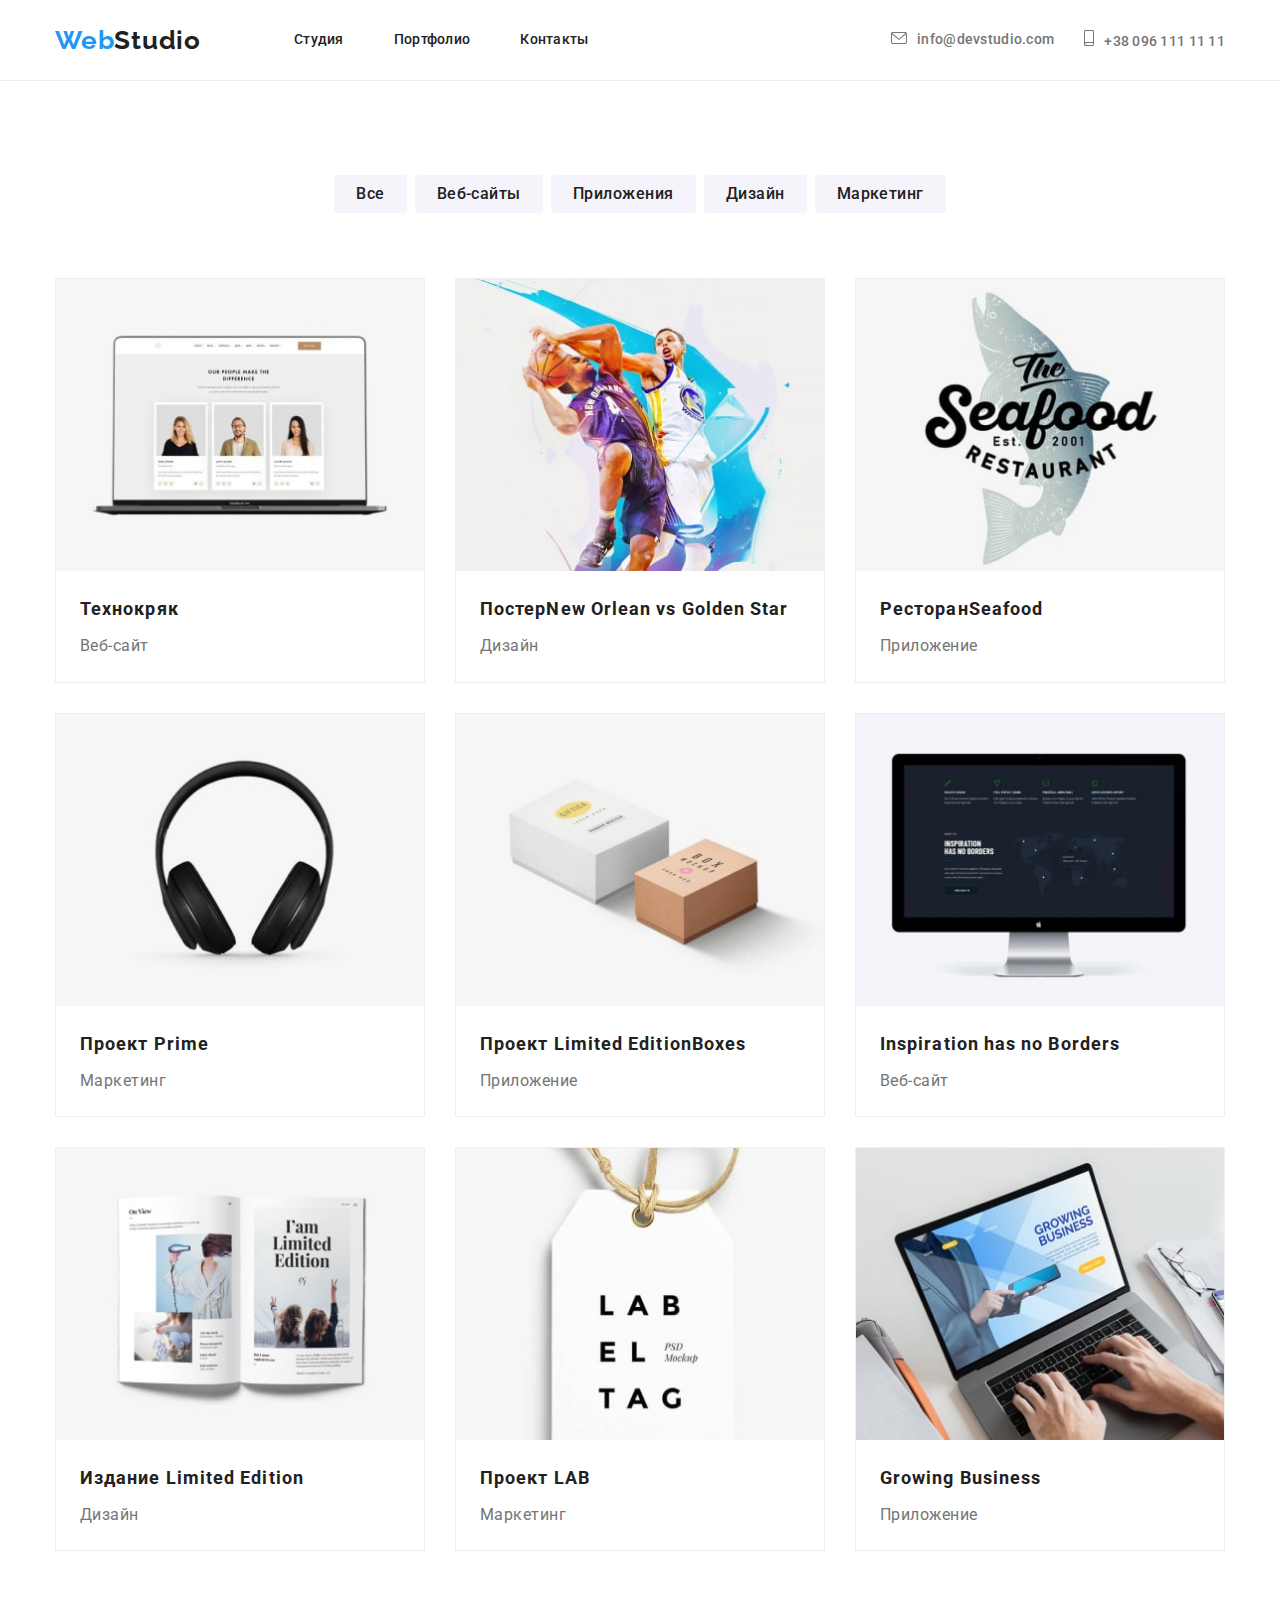
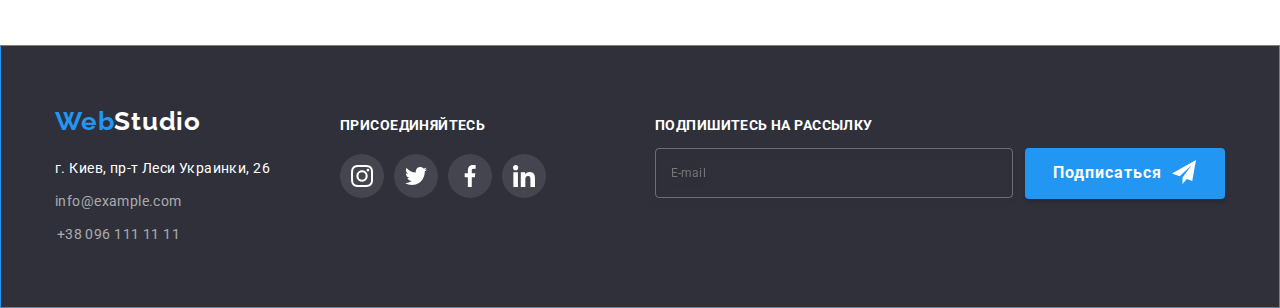
<file: portfolio.html>
<!DOCTYPE html>
<html lang="ru">
  <head>
    <meta charset="UTF-8" />
    <meta http-equiv="X-UA-Compatible" content="IE=edge" />
    <meta name="viewport" content="width=device-width, initial-scale=1.0" />
    <title>portfolio</title>
    <link
      href="https://fonts.googleapis.com/css2?family=Comfortaa&family=Montserrat:wght@400;500;700&family=Open+Sans:wght@400;600;700&family=Raleway:wght@400;600;700&family=Roboto:wght@400;500;700;900&display=swap"
      rel="stylesheet"
    />
    <link rel="stylesheet" href="https://cdnjs.cloudflare.com/ajax/libs/modern-normalize/1.1.0/modern-normalize.min.css">  
    <link rel="stylesheet" href="https://cdnjs.cloudflare.com/ajax/libs/modern-normalize/1.1.0/modern-normalize.min.css">
        <link rel="stylesheet" href="./CSS/main.min.css">
  </head>
  <body>

    <!-- -------header------- -->

 <header class="page-header">
     <div class="conteiner nav">
         <a href="./index.html" class="logo link logo--dark" lang="en"><span class="logo__text">Web</span>Studio</a>
     <div class="menu-container">
         <ul class="nav__list">
        <li class="nav__item"><a href="./index.html" class="link nav__link" >Студия</a></li>
        <li class="nav__item"><a href="" class="nav__link link current link ">Портфолио</a></li>
        <li class="nav__item"><a href="" class="nav__link link">Контакты</a></li>
     </ul>
     <ul class="contacts">
         <li class="contact__item">
             <a href="mailtoinfo@devstudio.com" class="contact__mail link">
                 <svg class="contact__icon" width="16" height="12">
                             <use href="./images/icons.svg#icon-envelope"></use>
                         </svg>info@devstudio.com</a>
                        </li>
         <li class="contact__item">
             <a href="tel:+380961111111" class="contact__tel link">
                 <svg class="contact__icon" width="10" height="16">
                             <use href="./images/icons.svg#icon-smartphone"></use>
                         </svg>+38 096 111 11 11</a>
                        </li>
     </ul>
     </div>

     <button type="button" class="header__button">
                <svg class="header__icon" width="40" height="40">
            <use href="./images/menu.svg#icon-menu" ></use>
        </svg> 
     </button>
     </div>

     <!-- header_menu -->
     <div class="mob__menu is-hidden">
       <div class="conteiner container--mob">
            <div class="mob__top">
                <button type="button" class="mob__button">
            <svg class="mob__icon" width="18" height="18">
                             <use href="./images/symbol-defs (2).svg#icon-vector"></use>
                         </svg>
     </button> 
     <div class="mob__menu-container">
         <ul class="mob__list">
        <li class="mob__item"><a href="./index.html" class="link mob__link" >Студия</a></li>
        <li class="mob__item"><a href="" class="mob__link link ">Портфолио</a></li>
        <li class="mob__item"><a href="" class="mob__link link">Контакты</a></li>
     </ul>
            </div>
            </div>
            
      
     <div class="mob_bottom">
        <ul class="mob-contacts">
        <li class="mob-contact__item">
             <a href="tel:+380961111111" class="mob-contact__tel link">+38 096 111 11 11</a>
                        </li>
         <li class="mob-contact__item">
             <a href="mailtoinfo@devstudio.com" class="mob-contact__mail link">info@devstudio.com</a>
                        </li>     
     </ul>
   <ul class="mob__soc">
     <li class="mob__socials"><a href="" class="" ></a>Instagram</li>
   <li class="mob__socials"><a href="" class="" ></a>Twitter</li>
   <li class="mob__socials"><a href="" class="" ></a>Facebook</li>
   <li class="mob__socials"><a href="" class="" ></a>LinkedIn</li>
   </ul>
     </div>
     
     </div>

     </div>
    
     </header>
    
    <main>
      <section class="portfolio">
        <div class="conteiner">
           <h1 class="visually-hidden">portfolio</h1>
        <ul class="button-list">
          <li class="button-list__item"><button type="button" class="button-list__button-item">Все</button></li>
          <li class="button-list__item"><button type="button" class="button-list__button-item">Веб-сайты</button></li>
          <li class="button-list__item"><button type="button" class="button-list__button-item">Приложения</button></li>
          <li class="button-list__item"><button type="button" class="button-list__button-item">Дизайн</button></li>
          <li class="button-list__item"><button type="button" class="button-list__button-item">Маркетинг</button></li>
        </ul>
        </div>
       

        
        <div class="conteiner examples">
          <ul class="product__list">
          <li class="product__item">
            <a href="" class="product__link">
              <div class="product__top-text">
                <picture class="card__picture">
                <source
                  srcset="
                  ./images/portfolio1.jpg  1x,
                    ./images/portfolio1-2x.png 2x
                    
                  "
                  media="(min-width: 1200px)"
                />
                <source
                  srcset="
                    ./images/portfolio1-tab.jpg  1x,
                    ./images/portfolio1-tab-2x.jpg 2x
                  "
                  media="(min-width: 768px)"
                />
                <source
                  srcset="
                    ./images/portfolio1-mob.jpg  1x,
                    ./images/portfolio1-mob-2x.jpg 2x
                  "
                  media="(min-width: 320px)"
                />
                 <img
              src="./images/portfolio1.jpg"
              alt=""
              width="450"
              height="294"/>
              </picture>

              <p class="product__color-text">Ресурс предлагает комплексные предложения с разным уровнем функционала и сервисов. Все это позволит посетителю получить исчерпывающие сведения о компании или частном лице.</p>
            </div>

              <div class="product__caption">
                <h2 class="product__title link">Технокряк</h2>
            <p class="product__text">Веб-сайт</p>
              </div>
            </a>
            
          </li>

          <li class="product__item">
            <a href="" class="product__link">
              <div class="product__top-text">
                <picture class="card__picture">
                <source
                  srcset="
                  ./images/portfolio2.jpg  1x,
                    ./images/portfolio2-2x.png 2x
                    
                  "
                  media="(min-width: 1200px)"
                />
                <source
                  srcset="
                    ./images/portfolio2-tab.jpg  1x,
                    ./images/portfolio2-tab-2x.jpg 2x
                  "
                  media="(min-width: 768px)"
                />
                <source
                  srcset="
                    ./images/portfolio2-mob.jpg  1x,
                    ./images/portfolio2-mob-2x.jpg 2x
                  "
                  media="(min-width: 320px)"
                />
                <img
              src="./images/portfolio2.jpg"
              alt="постер"
              width="370"
              height="294"/>
              </picture>
              
              <p class="product__color-text">Ресурс предлагает комплексные предложения с разным уровнем функционала и сервисов. Все это позволит посетителю получить исчерпывающие сведения о компании или частном лице.</p>
            </div>
            
              <div class="product__caption">
                 <h2 class="product__title">
              Постер<span lang="en">New Orlean vs Golden Star</span>
            </h2>
            <p class="product__text">Дизайн</p>
              </div>
            </a>
            
          </li>
          <li class="product__item">
            <a href="" class="product__link">
              <div class="product__top-text">
                <picture class="card__picture">
                <source
                  srcset="
                  ./images/portfolio3.jpg  1x,
                    ./images/portfolio3-2x.png 2x
                    
                  "
                  media="(min-width: 1200px)"
                />
                <source
                  srcset="
                    ./images/portfolio3-tab.jpg  1x,
                    ./images/portfolio3-tab-2x.jpg 2x
                  "
                  media="(min-width: 768px)"
                />
                <source
                  srcset="
                    ./images/portfolio3-mob.jpg  1x,
                    ./images/portfolio3-mob-2x.jpg 2x
                  "
                  media="(min-width: 320px)"
                />
                <img
              src="./images/portfolio3.jpg"
              alt="постер"
              width="370"
              height="294"/>
              </picture>
              
              <p class="product__color-text">Ресурс предлагает комплексные предложения с разным уровнем функционала и сервисов. Все это позволит посетителю получить исчерпывающие сведения о компании или частном лице.</p>
            </div>
            
              <div class="product__caption">
                 <h2 class="product__title">Ресторан<span lang="en">Seafood</span>
            </h2>
            <p class="product__text">Приложение</p>
              </div>
            </a>
            
          </li>
          <li class="product__item">
            <a href="" class="product__link">
              <div class="product__top-text">
                <picture class="card__picture">
                <source
                  srcset="
                  ./images/portfolio4.jpg  1x,
                    ./images/portfolio4-2x.png 2x
                    
                  "
                  media="(min-width: 1200px)"
                />
                <source
                  srcset="
                    ./images/portfolio4-tab.jpg  1x,
                    ./images/portfolio4-tab-2x.jpg 2x
                  "
                  media="(min-width: 768px)"
                />
                <source
                  srcset="
                    ./images/portfolio4-mob.jpg  1x,
                    ./images/portfolio4-mob-2x.jpg 2x
                  "
                  media="(min-width: 320px)"
                />
                <img
              src="./images/portfolio4.jpg"
              alt="наушники"
              width="370"
              height="294"/>
              </picture>
                
              
              <p class="product__color-text">Ресурс предлагает комплексные предложения с разным уровнем функционала и сервисов. Все это позволит посетителю получить исчерпывающие сведения о компании или частном лице.</p>
            </div>
            
              <div class="product__caption">
                <h2 class="product__title">Проект <span lang="en">Prime</span></h2>
            <p class="product__text">Маркетинг</p>
              </div>
            </a>
            
          </li>
          <li class="product__item">
            <a href="" class="product__link">
              <div class="product__top-text">
                <picture class="card__picture">
                <source
                  srcset="
                  ./images/portfolio5.jpg  1x,
                    ./images/portfolio5-2x.png 2x
                    
                  "
                  media="(min-width: 1200px)"
                />
                <source
                  srcset="
                    ./images/portfolio5-tab.jpg  1x,
                    ./images/portfolio5-tab-2x.jpg 2x
                  "
                  media="(min-width: 768px)"
                />
                <source
                  srcset="
                    ./images/portfolio5-mob.jpg  1x,
                    ./images/portfolio5-mob-2x.jpg 2x
                  "
                  media="(min-width: 320px)"
                />
                <img
              src="./images/portfolio5.jpg"
              alt="коробки"
              width="370"
              height="294"/>
              </picture>
              
              <p class="product__color-text">Ресурс предлагает комплексные предложения с разным уровнем функционала и сервисов. Все это позволит посетителю получить исчерпывающие сведения о компании или частном лице.</p>
            </div>
            
              <div class="product__caption">
                <h2 class="product__title">
              Проект <span lang="en">Limited EditionBoxes</span>
            </h2>
            <p class="product__text">Приложение</p>
              </div>
            </a>
            
          </li>
          <li class="product__item" >
            <a href="" class="product__link">
              <div class="product__top-text">
                <picture class="card__picture">
                <source
                  srcset="
                  ./images/portfolio6.jpg  1x,
                    ./images/portfolio6-2x.png 2x
                    
                  "
                  media="(min-width: 1200px)"
                />
                <source
                  srcset="
                    ./images/portfolio6-tab.jpg  1x,
                    ./images/portfolio6-tab-2x.jpg 2x
                  "
                  media="(min-width: 768px)"
                />
                <source
                  srcset="
                    ./images/portfolio6-mob.jpg  1x,
                    ./images/portfolio6-mob-2x.jpg 2x
                  "
                  media="(min-width: 320px)"
                />
               <img src="./images/portfolio6.jpg" 
            alt="ноутбук"
              width="370"
              height="294"/>
              </picture>
              
              <p class="product__color-text">Ресурс предлагает комплексные предложения с разным уровнем функционала и сервисов. Все это позволит посетителю получить исчерпывающие сведения о компании или частном лице.</p>
            </div>
            
              <div class="product__caption">
                <h2 class="product__title" lang="en">Inspiration has no Borders</h2>
            <p class="product__text">Веб-сайт</p>
              </div>
            </a>
            
          </li>
          <li class="product__item">
            <a href="" class="product__link">
              <div class="product__top-text">
                <picture class="card__picture">
                <source
                  srcset="
                  ./images/portfolio7.jpg  1x,
                    ./images/portfolio7-2x.png 2x
                    
                  "
                  media="(min-width: 1200px)"
                />
                <source
                  srcset="
                    ./images/portfolio7-tab.jpg  1x,
                    ./images/portfolio7-tab-2x.jpg 2x
                  "
                  media="(min-width: 768px)"
                />
                <source
                  srcset="
                    ./images/portfolio7-mob.jpg  1x,
                    ./images/portfolio7-mob-2x.jpg 2x
                  "
                  media="(min-width: 320px)"
                />
               <img
              src="./images/portfolio7.jpg"
              alt="журнал"
              width="370"
              height="294"/>
              </picture>
              
              <p class="product__color-text">Ресурс предлагает комплексные предложения с разным уровнем функционала и сервисов. Все это позволит посетителю получить исчерпывающие сведения о компании или частном лице.</p>
            </div>
            
              <div class="product__caption">
                <h2 class="product__title">Издание <span lang="en">Limited Edition</span>
            </h2>
            <p class="product__text">Дизайн</p>
              </div>
            </a>
            
          </li>
          <li class="product__item">
            <a href="" class="product__link">
              <div class="product__top-text">
                <picture class="card__picture">
                <source
                  srcset="
                  ./images/portfolio8.jpg  1x,
                    ./images/portfolio8-2x.png 2x"
                  media="(min-width: 1200px)"
                />
                <source
                  srcset="
                    ./images/portfolio8-tab.jpg  1x,
                    ./images/portfolio8-tab-2x.jpg 2x
                  "
                  media="(min-width: 768px)"
                />
                <source
                  srcset="
                    ./images/portfolio8-mob.jpg  1x,
                    ./images/portfolio8-mob-2x.jpg 2x
                  "
                  media="(min-width: 320px)"
                />
                <img
              src="./images/portfolio8.jpg"
              alt="проект"
              width="370"
              height="294"
            />
              </picture>
              
             
            <p class="product__color-text">Ресурс предлагает комплексные предложения с разным уровнем функционала и сервисов. Все это позволит посетителю получить исчерпывающие сведения о компании или частном лице.</p>
            </div>
            
            <div class="product__caption">
              <h2 class="product__title">Проект <span lang="en">LAB</span></h2>
            <p class="product__text">Маркетинг</p>
            </div>
            </a>
          
          </li>
          <li class="product__item">
            <a href="" class="product__link">
              <div class="product__top-text">
                <picture class="card__picture">
                <source
                  srcset="
                  ./images/portfolio9.jpg  1x,
                    ./images/portfolio9-2x.png 2x
                  "
                  media="(min-width: 1200px)"
                />
                <source
                  srcset="
                    ./images/portfolio9-tab.jpg  1x,
                    ./images/portfolio9-tab-2x.jpg 2x
                  "
                  media="(min-width: 768px)"
                />
                <source
                  srcset="
                  ./images/portfolio9-mob.jpg  1x,
                    ./images/portfolio9-mob-2x.jpg 2x  
                  "
                  media="(min-width: 320px)"
                />
               <img
              src="./images/portfolio9.jpg"
              alt="ноутбук"
              width="370"
              height="294"/>
              </picture>
              
              <p class="product__color-text">Ресурс предлагает комплексные предложения с разным уровнем функционала и сервисов. Все это позволит посетителю получить исчерпывающие сведения о компании или частном лице.</p>
            </div>
            
              <div class="product__caption">
                <h2 class="product__title"><span lang="en">Growing Business</span></h2>
            <p class="product__text">Приложение</p>
              </div>
            </a>
          </li>
        </ul>
        </div>
      
      </section>
    </main>

    <!-- ---FOOTER--- -->
    <footer class="footer">
    <div class="conteiner">
        <ul class="position">
    <li class="communications">
        <a href="" class="logo link logo--light" lang="en"><span class="logo__text">Web</span>Studio</a>
<address class="communications__list"><a href="https://goo.gl/maps/AT3xG3cLioMoSBbq5" target="_blank" class="communications__link link communications__link--light ">г. Киев, пр-т Леси Украинки, 26</a></address>
<ul class="communications_item">
    <li class="communications__list"><a href="mailto:info@example.com" class="communications__link link communications__link--accent">info@example.com</a></li>
    <li><a href="tel:+380961111111" class="communications__link link communications__link--accent">+38 096 111 11 11</a></li>
</ul>
    </li>
    <li class="footer-socials">
        <h2 class="footer-socials__title">присоединяйтесь</h2>
            <ul class="socials list">
                 <li class="socials__item">
                     <a href="" class="socials__link socials__link--dark">
                         <svg class="socials__icon" width="22" height="22">
                             <use href="./images/icons.svg#icon-instagram"></use>
                         </svg>
                     </a>
                         
                </li>
                <li class="socials__item">
                     <a href="" class="socials__link socials__link--dark">
                         <svg class="socials__icon" width="22" height="22">
                             <use href="./images/icons.svg#icon-twitter"></use>
                         </svg>
                     </a>
                         
                </li>
                <li class="socials__item">
                     <a href="" class="socials__link socials__link--dark">
                         <svg class="socials__icon" width="22" height="22">
                             <use href="./images/icons.svg#icon-facebook"></use>
                         </svg>
                     </a>
                         
                </li>
                <li class="socials__item">
                     <a href="" class="socials__link socials__link--dark">
                         <svg class="socials__icon" width="22" height="22">
                             <use href="./images/icons.svg#icon-linkedin"></use>
                         </svg>
                     </a>     
                </li>
             </ul>
    </li>


    <li class="subscription">
        <p class="subscription__title">Подпишитесь на рассылку</p>
        <form  class="subscription_form" action="">
            <input class="subscription__input subscription__input-text" type="text" name="" id="" placeholder="E-mail">
            <button class="button button--subscription" type="submit">Подписаться
                <span><svg class="subscription__icon" width="24" height="24">
                             <use href="./images/icons2.svg#icon-send"></use>
                         </svg></span>
            </button>
        </form>
    </li>
</ul>

    </div>
</footer>

 <script src="./js/menu.js"></script> 
  </body>
</html>
</file>
<file: CSS/main.min.css>
:root{--main-title-color:#212121 ;--second-title-color: #757575;--third-title-color: #FFFFFF;--accent-color: #2196F3;--timing-function: cubic-bezier(0.4, 0, 0.2, 1)}.visually-hidden{position:absolute;white-space:nowrap;width:1px;height:1px;overflow:hidden;border:0;padding:0;clip:rect(0 0 0 0);clip-path:inset(50%);margin:-1px}.h1,.h2,.h3,.p,.ul{margin-top:0;margin-bottom:0}ul{list-style:none;padding:0;margin:0}img{display:block;min-width:100%;height:auto;width:100%}.is-hidden{visibility:hidden;opacity:0;pointer-events:none}body{font-family:"Roboto",sans-serif;background-color:#fff}.list{list-style:none}.link{text-decoration:none}.conteiner{width:100%;padding-right:15px;padding-left:15px;margin:0 auto}@media screen and (min-width: 480px){.conteiner{width:480px}}@media screen and (min-width: 768px){.conteiner{width:768px}}@media screen and (min-width: 1200px){.conteiner{width:1200px}}.mob__menu{position:relative;display:block;position:fixed;top:0;left:0;z-index:10;background-color:#fff;width:100vw;height:100vh;padding:48px 40px}.mob__menu .container{display:flex;flex-direction:column;justify-content:space-between;height:100%;overflow-y:auto}.container--mob{display:none;display:flex;flex-direction:column;justify-content:space-between;height:100%;overflow-y:auto}.mob__icon{width:18PX;height:18PX;justify-content:center;align-items:center;fill:#000;fill:currentColor}.mob__button{position:absolute;top:10px;right:15px;width:18px;height:18px;border:none;transform:translateX(-50%);fill:currentColor;transition:fill 250ms cubic-bezier(0.4, 0, 0.2, 1);background-color:#fff}.mob__item:not(:last-child){margin-bottom:32px}.mob__link--current{color:var(--accent-color);font-weight:500;font-size:40px;line-height:1.18;text-align:center;letter-spacing:.02em}.mob__link{font-weight:500;font-size:40px;line-height:1.18;text-align:center;letter-spacing:.02em;color:#212121}.mob-contacts{margin-bottom:64px}.mob-contact__item{margin-bottom:32px}.mob-contact__mail{font-weight:500;font-size:24px;line-height:1,17;letter-spacing:.02em;color:#757575}.mob-contact__tel{font-weight:500;font-size:34px;line-height:1.18;letter-spacing:.02em;color:#2196f3}.mob__soc{display:flex;align-items:flex-end}.mob__socials{font-weight:500;font-size:18px;line-height:1.22;letter-spacing:.02em;color:#2196f3;position:relative}.mob__socials:not(:last-child){margin-right:20px}.mob__socials:not(:last-child)::after{content:"";position:absolute;width:1px;height:22px;margin-left:10px;background-color:rgba(33,33,33,.2)}.button-item{display:block;font-family:"Roboto",sans-serif;font-weight:500;font-size:16px;line-height:1.63;text-align:center;letter-spacing:.03em;color:var(--main-title-color);background:#f5f4fa;border-radius:4px;border:none;padding:6px 22px;text-decoration:none;transition:color 250ms cubic-bezier(0.4, 0, 0.2, 1),background-color 250ms cubic-bezier(0.4, 0, 0.2, 1),box-shadow 250ms cubic-bezier(0.4, 0, 0.2, 1)}.button-list__item{margin-bottom:15px}.button-list{display:flex;flex-wrap:wrap;text-decoration:none;margin-bottom:40px}.button-list__item:not(:last-child){margin-right:8px}@media screen and (min-width: 768px){.button-list{margin-bottom:30px;justify-content:center}}@media screen and (min-width: 1200px){.button-list{margin-bottom:50px;justify-content:center}}.button-list__button-item{display:block;font-family:"Roboto",sans-serif;text-overflow:clip;font-weight:500;font-size:16px;line-height:1.63;text-align:center;letter-spacing:.03em;color:var(--main-title-color);background:#f5f4fa;border-radius:4px;border:none;padding:6px 22px;text-decoration:none;transition:color 250ms cubic-bezier(0.4, 0, 0.2, 1),background-color 250ms cubic-bezier(0.4, 0, 0.2, 1),box-shadow 250ms cubic-bezier(0.4, 0, 0.2, 1)}.button-list__button-item:hover,.button-list__button-item:focus{color:var(--third-title-color);background-color:var(--accent-color);box-shadow:0px 3px 1px rgba(0,0,0,.1),0px 1px 2px rgba(0,0,0,.08),0px 2px 2px rgba(0,0,0,.12);border-radius:4px}.button{font-family:"Roboto",sans-serif;font-weight:700;font-size:16px;line-height:1.88;min-width:200px;min-height:50px;box-shadow:0px 4px 4px rgba(0,0,0,.15);border-radius:4px;border:none;letter-spacing:.06em;color:var(--third-title-color);background-color:var(--accent-color);align-items:center}.button--subscription{position:relative;display:inline-flex;padding:10px 28px}.button--form{margin-left:85px;padding:10px 55px;display:block;align-items:center;margin-top:30px}@media screen and (min-width: 1200px){.button--form{margin-left:124px}}.is-hidden{visibility:hidden;opacity:0;pointer-events:none}.backdrop{width:100%;height:100%;position:fixed;top:0;background:rgba(0,0,0,.2);transition:opacity 250ms,visibility 250ms;left:0;overflow-y:scroll}@media screen and (min-width: 768px){.backdrop{overflow-y:hidden}}.modal{width:450px;min-height:609px;background-repeat:10;position:absolute;top:93px;left:calc((100% - 450px)/2);background:#fff;box-shadow:0px 1px 3px rgba(0,0,0,.12),0px 1px 1px rgba(0,0,0,.14),0px 2px 1px rgba(0,0,0,.2);border-radius:4px}@media screen and (min-width: 768px){.modal{position:absolute;width:100%;max-width:450px}}@media screen and (min-width: 1200px){.modal{position:absolute;width:100%;max-width:528px;min-height:581px;top:50%;left:50%;transform:translate(-50%, -50%)}}.modal__close{width:30px;height:30px;border-radius:50%;position:absolute;top:8px;right:8px;background:#fff;border:1px solid rgba(0,0,0,.1)}.modal__close:hover .modal__icon{fill:var(--accent-color)}.modal__icon{width:11PX;height:11PX;justify-content:center;align-items:center;fill:#000;fill:currentColor;transition:fill 250ms cubic-bezier(0.4, 0, 0.2, 1)}textarea{resize:none}.card{display:flex;flex-wrap:wrap;gap:30px}.card__item{width:100%;background-color:var(--third-title-color);box-shadow:0px 1px 3px rgba(0,0,0,.12),0px 1px 1px rgba(0,0,0,.14),0px 2px 1px rgba(0,0,0,.2);border-radius:0px 0px 4px 4px}@media screen and (min-width: 768px){.card__item{width:calc((100% - 30px)/2)}}@media screen and (min-width: 1200px){.card__item{width:calc((100% - 90px)/4)}}.card__text{padding-top:30px;padding-bottom:24px}@media screen and (min-width: 1200px){.card__text{padding-bottom:30px}}.card__caption,.card__description{font-weight:500;font-size:16px;line-height:1.19;text-align:center;letter-spacing:.03em;color:var(--main-title-color)}.card__caption{margin-top:0;margin-bottom:10px}.card__description{font-weight:400;margin-top:0;margin-bottom:16px;color:var(--second-title-color)}.socials{display:flex;justify-content:center;transition:color 250ms cubic-bezier(0.4, 0, 0.2, 1)}.socials__item{margin-right:10px;width:44px;height:44px}.socials__item:last-child{margin-right:0}.socials__link{width:100%;height:100%;background-color:var(--third-title-color);border-radius:50%;display:flex;align-items:center;justify-content:center;color:#afb1b8;transition:color 250ms cubic-bezier(0.4, 0, 0.2, 1),background-color 250ms cubic-bezier(0.4, 0, 0.2, 1)}.socials__link:hover,.socials__link:focus{background-color:var(--accent-color)}.socials__link--light{background-color:var(--third-title-color);color:#afb1b8}.socials__link--dark{width:100%;height:100%;border-radius:50%;display:flex;align-items:center;justify-content:center;transition:color 250ms cubic-bezier(0.4, 0, 0.2, 1),background-color 250ms cubic-bezier(0.4, 0, 0.2, 1);background-color:rgba(255,255,255,.1);color:#fff}.socials__link--dark:hover,.socials__link--dark:focus{background-color:var(--accent-color);fill:var(--third-title-color)}.socials__icon{align-items:center;fill:currentColor}.socials__link:hover .socials__icon,.socials__link:focus .socials__icon{fill:#fff}@media screen and (min-width: 768px){.subscription{display:flex;flex-direction:column;flex-wrap:wrap;align-items:center;text-align:center;margin-left:151px}}@media screen and (min-width: 1200px){.subscription{display:flex;flex-direction:column;align-items:flex-start;position:absolute;right:0}}@media screen and (min-width: 768px){.subscription_form{display:flex;flex-direction:column;flex-wrap:wrap;align-items:center;text-align:center}}@media screen and (min-width: 1200px){.subscription_form{display:flex;flex-direction:row}}.subscription__title{font-weight:700;font-size:14px;line-height:1.14;letter-spacing:.03em;text-transform:uppercase;color:#fff;margin-top:12px}@media screen and (min-width: 1200px){.subscription__title{margin-left:0}}.subscription__input{border:1px solid rgba(255,255,255,.3);filter:drop-shadow(0px 4px 4px rgba(0, 0, 0, 0.15));border-radius:4px;width:100%;height:50px;background-color:rgba(0,0,0,0);margin-bottom:20px;padding:15px}@media screen and (min-width: 768px){.subscription__input{width:450px}}@media screen and (min-width: 1200px){.subscription__input{width:358px;height:50px;margin-right:12px;margin-bottom:0}}.subscription__input-text{font-size:16px;line-height:1.25;letter-spacing:.01em;color:rgba(255,255,255,.6)}@media screen and (min-width: 1200px){.subscription__input-text{font-size:12px;line-height:1.17}}.subscription__icon{fill:var(--third-title-color);margin-left:10px;position:absolute;top:0;transform:translateY(50%)}.logo,.logo__text{font-family:"Raleway",sans-serif;font-weight:700;font-size:24px;line-height:1.17;letter-spacing:.03em;color:var(--accent-color)}@media screen and (min-width: 1200px){.logo,.logo__text{font-size:26px;line-height:1.19}}.logo--light{color:#fff;margin-bottom:20px;display:block;text-align:center}.logo--dark{color:var(--main-title-color)}.nav{display:flex;align-items:center;height:60px;position:relative;width:100%}@media screen and (min-width: 768px){.nav{height:60px;max-width:768px}}@media screen and (min-width: 1200px){.nav{height:80px;max-width:1200px}}.page-header{border-bottom:#ececec}.menu-container{display:none;width:100%}@media screen and (min-width: 768px){.menu-container{display:flex}}@media screen and (min-width: 1200px){.menu-container{display:flex}}.text{color:#000}.contact__icon{align-items:center;margin-right:10px;fill:currentColor}@media screen and (min-width: 768px){.contact__icon{margin-right:8px}}@media screen and (min-width: 1200px){.contact__icon{margin-right:10px}}.nav__link:hover,.nav__link:focus,.contact__mail:hover,.contact__mail:focus,.contact__tel:hover,.contact__tel:focus{color:var(--accent-color)}.nav__list{display:flex}@media screen and (min-width: 768px){.nav__list{margin-left:88px;margin-right:80px}}@media screen and (min-width: 1200px){.nav__list{margin-left:93px;margin-right:0}}.nav__item:not(:last-child){margin-right:50px}.current{color:var(--accent-color);display:block;padding-top:32px;position:relative}.current::after{content:"";display:block;width:100%;height:4px;margin-top:24px;position:absolute;background:#2196f3;border-radius:2px;opacity:0;transition:opacity 250ms var(--timing-function)}@media screen and (min-width: 768px){.current{padding-bottom:18px}}@media screen and (min-width: 1200px){.current{padding-bottom:32px}}.nav__link{display:block;padding-bottom:32px;padding-top:32px;font-weight:500;font-size:14px;line-height:1.14;letter-spacing:.02em;color:#212121}.nav__link:hover::after{opacity:1}.contact__mail{font-weight:500;letter-spacing:.02em;color:var(--second-title-color);transition:color 250ms cubic-bezier(0.4, 0, 0.2, 1)}@media screen and (min-width: 768px){.contact__mail{font-size:12px;line-height:1.17;margin-right:0}}@media screen and (min-width: 1200px){.contact__mail{font-size:14px;line-height:1.14;margin-right:30px}}.contact__tel{font-weight:500;letter-spacing:.02em;color:var(--second-title-color);transition:color 250ms cubic-bezier(0.4, 0, 0.2, 1)}@media screen and (min-width: 768px){.contact__tel{margin-right:0;font-size:12px;line-height:1.17}}@media screen and (min-width: 1200px){.contact__tel{margin-right:0;font-size:14px;line-height:1.14}}.contacts{margin-left:auto}@media screen and (min-width: 768px){.contacts{flex-direction:column;flex-wrap:wrap;display:flex;justify-content:center}}@media screen and (min-width: 1200px){.contacts{display:flex;flex-direction:row;align-content:center}}.header__button{display:block;margin-left:auto;padding-top:10px;padding-left:15px;border:none}@media screen and (min-width: 768px){.header__button{display:none}}@media screen and (min-width: 1200px){.header__button{display:none}}.header__icon{display:block;align-items:center;width:40px;height:40px;padding-top:5px;border:none;position:absolute;top:10px;right:15px;background:#fff}.hero{background-color:#2f303a}.hero__overlay{width:100%;height:400px;margin:0 auto;background-position:center;background-size:cover;background-repeat:no-repeat;background-image:linear-gradient(rgba(47, 48, 58, 0.4), rgba(47, 48, 58, 0.4)),url(../images/hero-mob.jpg)}@media(min-device-pixel-ratio: 2),(min-resolution: 192dpi),(min-resolution: 2dppx){.hero__overlay{background-image:linear-gradient(rgba(47, 48, 58, 0.4), rgba(47, 48, 58, 0.4)),url(../images/hero-mob-2x.jpg)}}@media screen and (min-width: 768px){.hero__overlay{width:100%;max-width:1199px;background-image:linear-gradient(rgba(47, 48, 58, 0.4), rgba(47, 48, 58, 0.4)),url(../images/hero-tab.jpg)}}@media screen and (min-width: 768px)and (min-device-pixel-ratio: 2),screen and (min-width: 768px)and (min-resolution: 192dpi),screen and (min-width: 768px)and (min-resolution: 2dppx){.hero__overlay{background-image:linear-gradient(rgba(47, 48, 58, 0.4), rgba(47, 48, 58, 0.4)),url(../images/hero-tab-2x.jpg)}}@media screen and (min-width: 1200px){.hero__overlay{width:100%;max-width:1600px;height:600px;background-image:linear-gradient(rgba(47, 48, 58, 0.4), rgba(47, 48, 58, 0.4)),url(../images/hero-picture.jpg)}}@media screen and (min-width: 1200px)and (min-device-pixel-ratio: 2),screen and (min-width: 1200px)and (min-resolution: 192dpi),screen and (min-width: 1200px)and (min-resolution: 2dppx){.hero__overlay{background-image:linear-gradient(rgba(47, 48, 58, 0.4), rgba(47, 48, 58, 0.4)),url(../images/hero-picture-2x.jpg)}}.hero__conteiner{text-align:center;padding-top:118px;padding-bottom:118px;background-size:cover}@media screen and (min-width: 1200px){.hero__conteiner{padding-top:200px;padding-bottom:200px}}.hero__title{margin:0;padding-bottom:30px;font-weight:900;font-size:26px;line-height:1.61;letter-spacing:.06em;text-transform:uppercase;color:var(--third-title-color)}@media screen and (min-width: 1200px){.hero__title{font-size:44px;line-height:1.36}}.benefits{padding-top:60px;padding-bottom:60px}@media screen and (min-width: 1200px){.benefits{padding-top:94px;padding-bottom:94px}}.benefits__list{display:flex;background-color:F5F4FA;flex-direction:column;justify-content:center;margin-bottom:0;gap:30px}@media screen and (min-width: 768px){.benefits__list{flex-direction:row;flex-wrap:wrap;justify-content:center}}@media screen and (min-width: 1200px){.benefits__list{flex-wrap:nowrap}}.benefits__item{width:100%}@media screen and (min-width: 768px){.benefits__item{width:calc((100% - 30px)/2)}}@media screen and (min-width: 1200px){.benefits__item{width:calc((100% - 90px)/4)}}.benefits__icon{display:flex;align-items:center;justify-content:center;height:120px;background-color:#f5f4fa;margin-bottom:30px;margin-top:0}@media screen and (min-width: 768px){.benefits__icon{width:354px}}@media screen and (min-width: 1200px){.benefits__icon{width:270px}}.benefits__title{margin-top:0;margin-bottom:0;margin-bottom:10px;font-size:14px;line-height:16px;letter-spacing:.03em;text-transform:uppercase;text-align:center;color:var(--main-title-color)}@media screen and (min-width: 768px){.benefits__title{text-align:left}}@media screen and (min-width: 1200px){.benefits__title{text-align:left}}.benefits__text{margin-top:0;margin-bottom:0;font-weight:400;font-size:14px;line-height:1.71;letter-spacing:.03em;color:var(--second-title-color)}@media screen and (min-width: 768px){.benefits__text{width:354px}}@media screen and (min-width: 1200px){.benefits__text{margin-bottom:0;width:270px}}.work{padding-bottom:94px}@media screen and (max-width: 1199px){.work{display:none}}.work__title{margin-top:0;margin-bottom:50px;font-size:36px;line-height:1.17;text-align:center;letter-spacing:.03em;color:var(--main-title-color)}.img__list{display:flex;flex-wrap:wrap}.img__item{margin-right:30px}.img__item:last-child{margin-right:0}.img__cart{display:block;max-width:100%;height:auto}.img__top{position:relative}.img__top-text{font-weight:700;font-size:14px;line-height:1.14;text-align:center;letter-spacing:.03em;text-transform:uppercase;color:var(--third-title-color);background:rgba(47,48,58,.8);padding:27px 82px;margin-top:0;margin-bottom:0;width:100%;position:absolute;bottom:0}.client{padding-top:60px;padding-bottom:60px}@media screen and (min-width: 1200px){.client{padding-top:94px;padding-bottom:94px}}.clients__title{margin-top:0;margin-bottom:30px;font-weight:700;font-size:28px;line-height:1.17;text-align:center;letter-spacing:.03em;color:var(--main-title-color)}@media screen and (min-width: 1200px){.clients__title{margin-bottom:50px;font-size:36px}}.clients__list{display:flex;gap:30px;flex-direction:row;flex-wrap:wrap;justify-content:center}.clients__item{width:210px;height:92px;border-radius:4px;border:1px solid #afb1b8}@media screen and (min-width: 768px){.clients__item{width:calc((100% - 60px)/3)}}@media screen and (min-width: 1200px){.clients__item{width:calc((100% - 150px)/6)}}.clients__link{width:100%;height:100%;display:flex;justify-content:center;align-items:center;color:#afb1b8;transition:color 250ms cubic-bezier(0.4, 0, 0.2, 1),fill 250ms cubic-bezier(0.4, 0, 0.2, 1),border-color 250ms cubic-bezier(0.4, 0, 0.2, 1)}.clients__icon{align-items:center;justify-content:center;fill:currentColor}.clients__link:hover .clients__icon,.clients__link:focus .clients__icon{fill:var(--accent-color)}.team-members{background:#f5f4fa;padding-top:60px;padding-bottom:60px}@media screen and (min-width: 1200px){.team-members{padding-top:94px;padding-bottom:94px}}.card__picture{background-position:center;background-size:cover}.team-members__title{margin-top:0;margin-bottom:30px;font-size:28px;line-height:1.17;text-align:center;letter-spacing:.03em;color:var(--main-title-color)}@media screen and (min-width: 1200px){.team-members__title{margin-bottom:50px;font-size:36px}}.form{box-shadow:0px 1px 3px rgba(0,0,0,.12),0px 1px 1px rgba(0,0,0,.14),0px 2px 1px rgba(0,0,0,.2);border-radius:4px;margin-left:auto;margin-right:auto;padding:40px}.form__text{font-weight:700;font-size:20px;line-height:1.5;text-align:center;letter-spacing:.03em;color:#212121;margin-top:0;margin-bottom:0}@media screen and (min-width: 1200px){.form__text{line-height:1.15}}.form__comment{width:370px;height:120px;padding:12px 16px;outline:none}@media screen and (min-width: 1200px){.form__comment{width:448px}}.form__field{display:flex;flex-direction:column;position:relative}.form__label{display:block;font-weight:400;font-size:12px;line-height:1.17;letter-spacing:.01em;color:#757575;margin-bottom:4px;margin-top:10px}.form__input{width:370px;height:40px;border:1px solid rgba(33,33,33,.2);border-radius:4px;appearance:none;padding-left:42px;position:relative;outline:none;transition:border 250ms cubic-bezier(0.4, 0, 0.2, 1)}.form__input:focus{border:1px solid #2196f3}@media screen and (min-width: 1200px){.form__input{width:448px}}.form__input:hover,.form__input:focus,.form__comment:hover,.form__comment:focus{border:1px solid #2196f3;outline:none}.form__input:hover+.form__input::after,.form__input:focus+.form__input::after{content:"";width:16px;height:1px;background-color:#303030;margin-left:40px}.form__comment{border:1px solid rgba(33,33,33,.2);border-radius:4px;margin-bottom:20px;transition:border 250ms cubic-bezier(0.4, 0, 0.2, 1)}.form__input:focus+.form__comment{content:"";width:16px;height:1px;background-color:#303030;margin-left:12px}.form__field textarea::placeholder{font-size:12px;line-height:1.17;letter-spacing:.01em;color:rgba(117,117,117,.5)}.form__icon{width:18px;height:18px;position:absolute;left:12px;top:50%;transform:translateY(-50%);fill:currentColor;transition:fill 250ms cubic-bezier(0.4, 0, 0.2, 1)}.form__input:hover+.form__icon,.form__input:focus+.form__icon{fill:var(--accent-color)}.placeholder{font-family:"Roboto";font-style:normal;font-weight:400;font-size:14px;line-height:16px;letter-spacing:.01em;color:rgba(117,117,117,.5)}.form__position-icon{position:relative}.checkbox{display:inline-block;align-items:center;position:relative;margin-left:-8px;padding-left:24px}@media screen and (min-width: 1200px){.checkbox{margin-left:13px}}.checkbox__input{position:relative;white-space:nowrap;width:1px;height:1px;overflow:hidden;border:0;padding:0;clip:rect(0 0 0 0);clip-path:inset(50%)}.checkbox__icon{width:16px;height:15px;display:inline-block;position:absolute;background:var(--third-title-color);top:50%;left:0;transform:translateY(-50%);background-image:url(../images/icons3.svg);background-repeat:no-repeat;background-size:contain}.form__input:checked+.checkbox__icon{background-color:#2196f3;background-size:contain;background-image:url(../images/icon-policy.svg);background-origin:border-box;border-color:#2196f3}.checkbox__input:checked+.checkbox__icon{background-color:var(--accent-color);background-image:url(../images/icon-policy.svg);background-size:contain;background-origin:border-box;background-color:#2196f3;background-repeat:no-repeat;border-radius:2px}.checkbox__text{font-size:12px;line-height:1.17;letter-spacing:.03em;color:#757575}@media screen and (min-width: 1200px){.checkbox__text{font-size:14px;line-height:1.71}}.checkbox__agree-link{display:inline-block;font-size:12px;line-height:1.17;letter-spacing:.03em;margin-left:4px;text-decoration-line:underline;color:var(--accent-color)}@media screen and (min-width: 1200px){.checkbox__agree-link{font-size:14px;line-height:1.71}}.portfolio{padding-top:60px;padding-bottom:60px}@media screen and (min-width: 1200px){.portfolio{padding-top:94px;padding-bottom:94px}}.page-header{border-bottom:1px solid #ececec}.product__list{display:flex;flex-wrap:wrap;gap:30px}.product__item{width:100%;background:#fff;border:1px solid #eee}@media screen and (min-width: 768px){.product__item{width:calc((100% - 30px)/2)}}@media screen and (min-width: 1200px){.product__item{width:calc((100% - 60px)/3)}}.product__item:hover,.product__item:focus{filter:drop-shadow(0px 4px 4px rgba(0, 0, 0, 0.25))}.product__top-text{position:relative;overflow:hidden}.product__color-text{font-size:18px;line-height:1.56;letter-spacing:.03em;color:var(--third-title-color);background:rgba(33,150,243,.9);padding:63px 24px;height:100%;margin-top:0;margin-bottom:0;position:absolute;transform:translateY(101%);top:0;transition:transform 250ms cubic-bezier(0.4, 0, 0.2, 1)}.product__link:hover .product__color-text{transform:translateY(0)}.product__link{text-decoration:none}.product__caption{padding:20px 24px}.product__title{margin-top:0;margin-bottom:4px;font-size:18px;line-height:2;letter-spacing:.06em;color:var(--main-title-color)}.product__text{margin-top:0;margin-bottom:0;font-size:16px;line-height:1.88;letter-spacing:.03em;color:var(--second-title-color)}.footer{background:#2f303a;padding-top:60px;padding-bottom:60px;border:1px solid #2196f3}.position{display:flex;flex-direction:column;justify-content:center;text-align:center}@media screen and (min-width: 768px){.position{flex-direction:row;flex-wrap:wrap;justify-content:flex-start}}@media screen and (min-width: 1200px){.position{align-items:flex-start;position:relative}}@media screen and (min-width: 768px){.communications{margin-left:61px}}@media screen and (min-width: 1200px){.communications{margin-left:0;display:flex;align-items:flex-start;flex-direction:column}}.communications_item{margin-bottom:60px}@media screen and (min-width: 1200px){.communications_item{margin-bottom:0}}.communications__list{padding-top:0;margin-bottom:8px;font-family:"Roboto";font-style:normal}@media screen and (min-width: 1200px){.communications__list{margin-bottom:9px}}.communications__link{font-size:14px;line-height:1.71;letter-spacing:.03em;text-decoration:none}.communications__link--accent{color:rgba(255,255,255,.6)}.communications__link--light{color:#fff}.footer-socials{text-align:center;margin-bottom:60px}@media screen and (min-width: 768px){.footer-socials{margin-left:165px}}@media screen and (min-width: 1200px){.footer-socials{margin-left:70px;margin-bottom:0}}.footer-socials__title{margin-top:0;margin-bottom:20px;font-weight:700;font-size:14px;line-height:1.14;letter-spacing:.03em;text-transform:uppercase;color:#fff}@media screen and (min-width: 1200px){.footer-socials__title{margin-top:12px;display:flex}}/*# sourceMappingURL=main.min.css.map */
</file>
